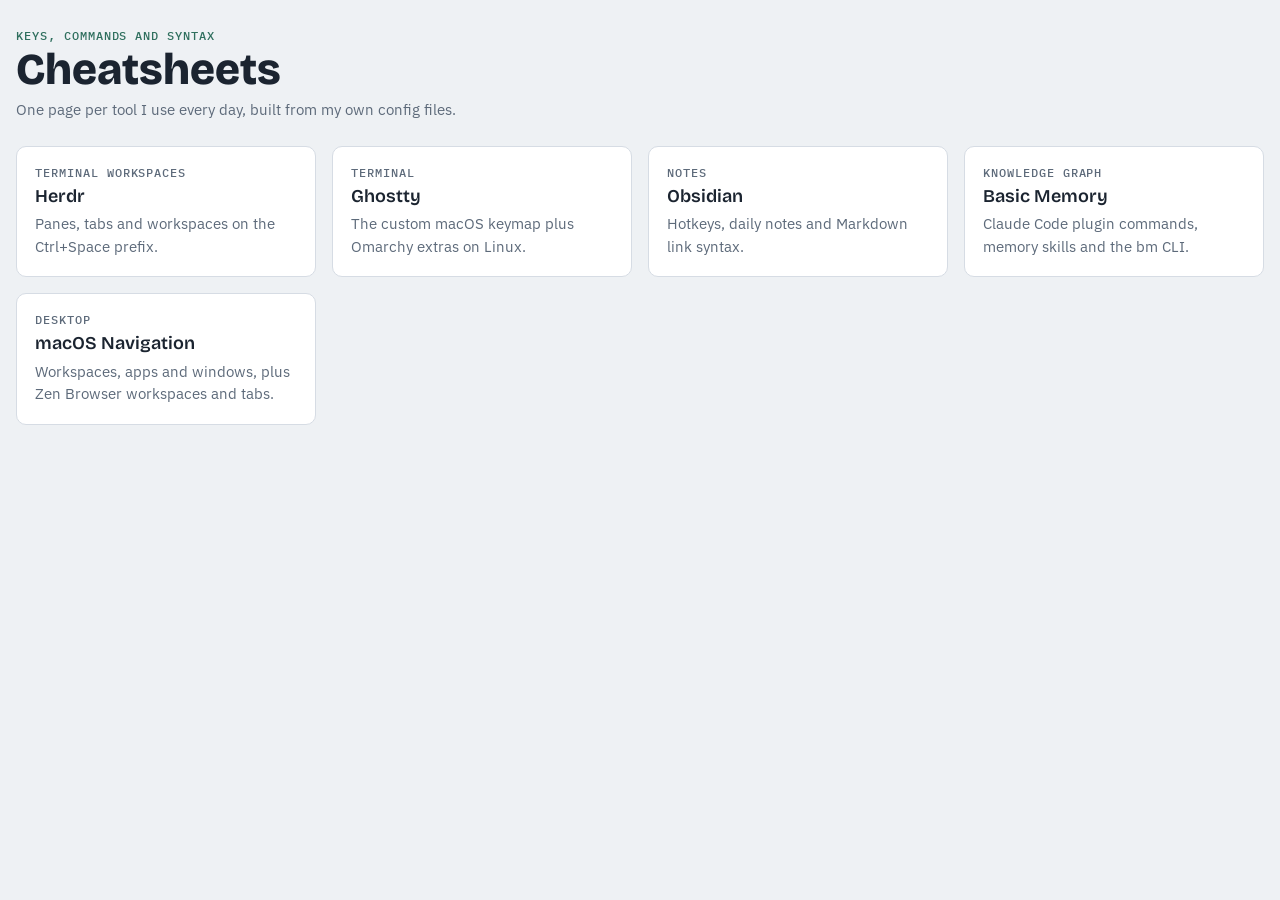
<file: docs/index.html>
<!doctype html>
<html lang="en">
<head>
<meta charset="utf-8">
<meta name="viewport" content="width=device-width, initial-scale=1, viewport-fit=cover">
<title>Gerrit's Cheatsheets</title>
<link rel="preconnect" href="https://fonts.googleapis.com">
<link rel="preconnect" href="https://fonts.gstatic.com" crossorigin>
<link rel="stylesheet" href="https://fonts.googleapis.com/css2?family=Bricolage+Grotesque:opsz,wght@12..96,600;12..96,800&family=IBM+Plex+Sans:wght@400;500&family=IBM+Plex+Mono:wght@500&display=swap">
<link rel="stylesheet" href="assets/sheet.css">
</head>
<body>
<div class="wrap">
  <header>
    <div>
      <p class="eyebrow">Keys, commands and syntax</p>
      <h1>Cheatsheets</h1>
      <p class="sub">One page per tool I use every day, built from my own config files.</p>
    </div>
  </header>
  <main class="sheets">
    <a class="sheet-link" href="herdr.html">
      <p class="eyebrow">Terminal workspaces</p>
      <h2>Herdr</h2>
      <p>Panes, tabs and workspaces on the Ctrl+Space prefix.</p>
    </a>
    <a class="sheet-link" href="ghostty.html">
      <p class="eyebrow">Terminal</p>
      <h2>Ghostty</h2>
      <p>The custom macOS keymap plus Omarchy extras on Linux.</p>
    </a>
    <a class="sheet-link" href="obsidian.html">
      <p class="eyebrow">Notes</p>
      <h2>Obsidian</h2>
      <p>Hotkeys, daily notes and Markdown link syntax.</p>
    </a>
    <a class="sheet-link" href="basic-memory.html">
      <p class="eyebrow">Knowledge graph</p>
      <h2>Basic Memory</h2>
      <p>Claude Code plugin commands, memory skills and the bm CLI.</p>
    </a>
    <a class="sheet-link" href="macos.html">
      <p class="eyebrow">Desktop</p>
      <h2>macOS Navigation</h2>
      <p>Workspaces, apps and windows, plus Zen Browser workspaces and tabs.</p>
    </a>
  </main>
</div>
</body>
</html>
</file>
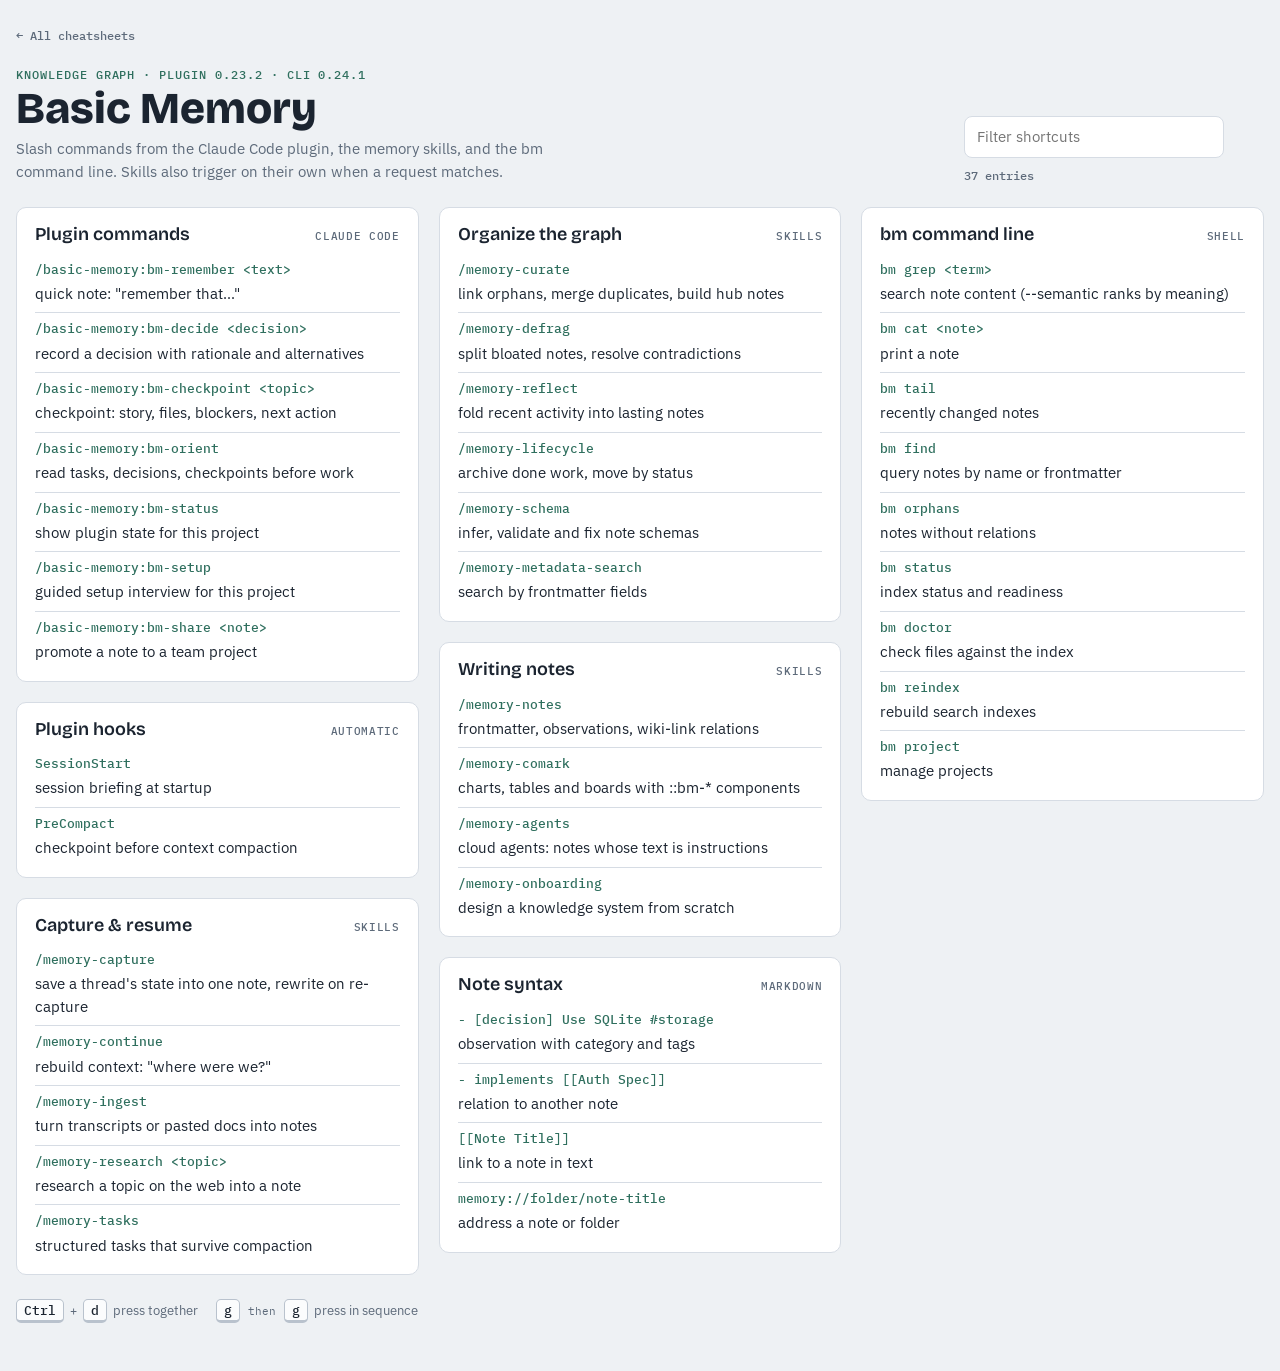
<file: docs/basic-memory.html>
<!doctype html>
<html lang="en">
<head>
<meta charset="utf-8">
<meta name="viewport" content="width=device-width, initial-scale=1, viewport-fit=cover">
<title>Basic Memory Cheatsheet</title>
<link rel="preconnect" href="https://fonts.googleapis.com">
<link rel="preconnect" href="https://fonts.gstatic.com" crossorigin>
<link rel="stylesheet" href="https://fonts.googleapis.com/css2?family=Bricolage+Grotesque:opsz,wght@12..96,600;12..96,800&family=IBM+Plex+Sans:wght@400;500&family=IBM+Plex+Mono:wght@500&display=swap">
<link rel="stylesheet" href="assets/sheet.css">
</head>
<body>
<script>
// Source: Claude Code plugin basic-memory 0.23.2 (~/.claude/plugins/cache/basicmachines-co/basic-memory),
// skills in ~/.claude/skills/memory-*, and `bm --help` (Basic Memory 0.24.1).
window.SHEET = {
  eyebrow: "Knowledge graph · plugin 0.23.2 · CLI 0.24.1",
  title: "Basic Memory",
  sub: "Slash commands from the Claude Code plugin, the memory skills, and the bm command line. Skills also trigger on their own when a request matches.",
  sections: [
    { title: "Plugin commands", tag: "claude code", items: [
      ["quick note: \"remember that…\"", "/basic-memory:bm-remember <text>", "cmd"],
      ["record a decision with rationale and alternatives", "/basic-memory:bm-decide <decision>", "cmd"],
      ["checkpoint: story, files, blockers, next action", "/basic-memory:bm-checkpoint <topic>", "cmd"],
      ["read tasks, decisions, checkpoints before work", "/basic-memory:bm-orient", "cmd"],
      ["show plugin state for this project", "/basic-memory:bm-status", "cmd"],
      ["guided setup interview for this project", "/basic-memory:bm-setup", "cmd"],
      ["promote a note to a team project", "/basic-memory:bm-share <note>", "cmd"],
    ]},
    { title: "Plugin hooks", tag: "automatic", items: [
      ["session briefing at startup", "SessionStart", "cmd"],
      ["checkpoint before context compaction", "PreCompact", "cmd"],
    ]},
    { title: "Capture & resume", tag: "skills", items: [
      ["save a thread's state into one note, rewrite on re-capture", "/memory-capture", "cmd"],
      ["rebuild context: \"where were we?\"", "/memory-continue", "cmd"],
      ["turn transcripts or pasted docs into notes", "/memory-ingest", "cmd"],
      ["research a topic on the web into a note", "/memory-research <topic>", "cmd"],
      ["structured tasks that survive compaction", "/memory-tasks", "cmd"],
    ]},
    { title: "Organize the graph", tag: "skills", items: [
      ["link orphans, merge duplicates, build hub notes", "/memory-curate", "cmd"],
      ["split bloated notes, resolve contradictions", "/memory-defrag", "cmd"],
      ["fold recent activity into lasting notes", "/memory-reflect", "cmd"],
      ["archive done work, move by status", "/memory-lifecycle", "cmd"],
      ["infer, validate and fix note schemas", "/memory-schema", "cmd"],
      ["search by frontmatter fields", "/memory-metadata-search", "cmd"],
    ]},
    { title: "Writing notes", tag: "skills", items: [
      ["frontmatter, observations, wiki-link relations", "/memory-notes", "cmd"],
      ["charts, tables and boards with ::bm-* components", "/memory-comark", "cmd"],
      ["cloud agents: notes whose text is instructions", "/memory-agents", "cmd"],
      ["design a knowledge system from scratch", "/memory-onboarding", "cmd"],
    ]},
    { title: "Note syntax", tag: "markdown", items: [
      ["observation with category and tags", "- [decision] Use SQLite #storage", "cmd"],
      ["relation to another note", "- implements [[Auth Spec]]", "cmd"],
      ["link to a note in text", "[[Note Title]]", "cmd"],
      ["address a note or folder", "memory://folder/note-title", "cmd"],
    ]},
    { title: "bm command line", tag: "shell", items: [
      ["search note content (--semantic ranks by meaning)", "bm grep <term>", "cmd"],
      ["print a note", "bm cat <note>", "cmd"],
      ["recently changed notes", "bm tail", "cmd"],
      ["query notes by name or frontmatter", "bm find", "cmd"],
      ["notes without relations", "bm orphans", "cmd"],
      ["index status and readiness", "bm status", "cmd"],
      ["check files against the index", "bm doctor", "cmd"],
      ["rebuild search indexes", "bm reindex", "cmd"],
      ["manage projects", "bm project", "cmd"],
    ]},
  ],
};
</script>
<script src="assets/sheet.js"></script>
</body>
</html>
</file>
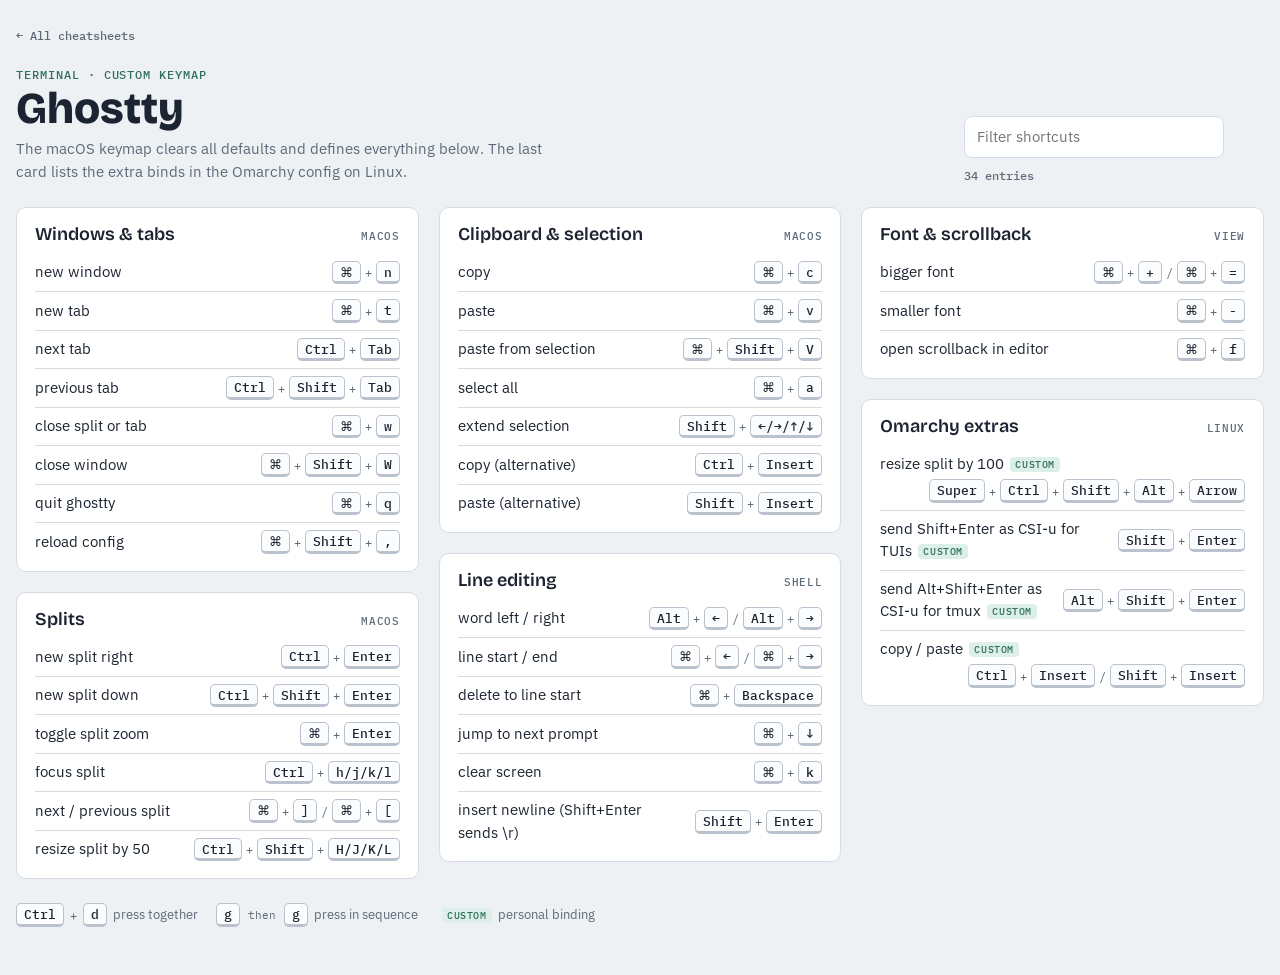
<file: docs/ghostty.html>
<!doctype html>
<html lang="en">
<head>
<meta charset="utf-8">
<meta name="viewport" content="width=device-width, initial-scale=1, viewport-fit=cover">
<title>Ghostty Cheatsheet</title>
<link rel="preconnect" href="https://fonts.googleapis.com">
<link rel="preconnect" href="https://fonts.gstatic.com" crossorigin>
<link rel="stylesheet" href="https://fonts.googleapis.com/css2?family=Bricolage+Grotesque:opsz,wght@12..96,600;12..96,800&family=IBM+Plex+Sans:wght@400;500&family=IBM+Plex+Mono:wght@500&display=swap">
<link rel="stylesheet" href="assets/sheet.css">
</head>
<body>
<script>
// Source: dotfiles/.config/ghostty/keybindings (macOS, starts with keybind = clear)
// and ~/.config/ghostty/config (Omarchy, Linux).
window.SHEET = {
  eyebrow: "Terminal · custom keymap",
  title: "Ghostty",
  sub: "The macOS keymap clears all defaults and defines everything below. The last card lists the extra binds in the Omarchy config on Linux.",
  sections: [
    { title: "Windows & tabs", tag: "macOS", items: [
      ["new window", "⌘+n"],
      ["new tab", "⌘+t"],
      ["next tab", "Ctrl+Tab"],
      ["previous tab", "Ctrl+Shift+Tab"],
      ["close split or tab", "⌘+w"],
      ["close window", "⌘+Shift+W"],
      ["quit ghostty", "⌘+q"],
      ["reload config", "⌘+Shift+,"],
    ]},
    { title: "Splits", tag: "macOS", items: [
      ["new split right", "Ctrl+Enter"],
      ["new split down", "Ctrl+Shift+Enter"],
      ["toggle split zoom", "⌘+Enter"],
      ["focus split", "Ctrl+h/j/k/l"],
      ["next / previous split", "⌘+] ⌘+[", "or"],
      ["resize split by 50", "Ctrl+Shift+H/J/K/L"],
    ]},
    { title: "Clipboard & selection", tag: "macOS", items: [
      ["copy", "⌘+c"],
      ["paste", "⌘+v"],
      ["paste from selection", "⌘+Shift+V"],
      ["select all", "⌘+a"],
      ["extend selection", "Shift+←/→/↑/↓"],
      ["copy (alternative)", "Ctrl+Insert"],
      ["paste (alternative)", "Shift+Insert"],
    ]},
    { title: "Line editing", tag: "shell", items: [
      ["word left / right", "Alt+← Alt+→", "or"],
      ["line start / end", "⌘+← ⌘+→", "or"],
      ["delete to line start", "⌘+Backspace"],
      ["jump to next prompt", "⌘+↓"],
      ["clear screen", "⌘+k"],
      ["insert newline (Shift+Enter sends \\r)", "Shift+Enter"],
    ]},
    { title: "Font & scrollback", tag: "view", items: [
      ["bigger font", "⌘+Plus ⌘+=", "or"],
      ["smaller font", "⌘+-"],
      ["open scrollback in editor", "⌘+f"],
    ]},
    { title: "Omarchy extras", tag: "linux", items: [
      ["resize split by 100 (custom)", "Super+Ctrl+Shift+Alt+Arrow"],
      ["send Shift+Enter as CSI-u for TUIs (custom)", "Shift+Enter"],
      ["send Alt+Shift+Enter as CSI-u for tmux (custom)", "Alt+Shift+Enter"],
      ["copy / paste (custom)", "Ctrl+Insert Shift+Insert", "or"],
    ]},
  ],
};
</script>
<script src="assets/sheet.js"></script>
</body>
</html>
</file>
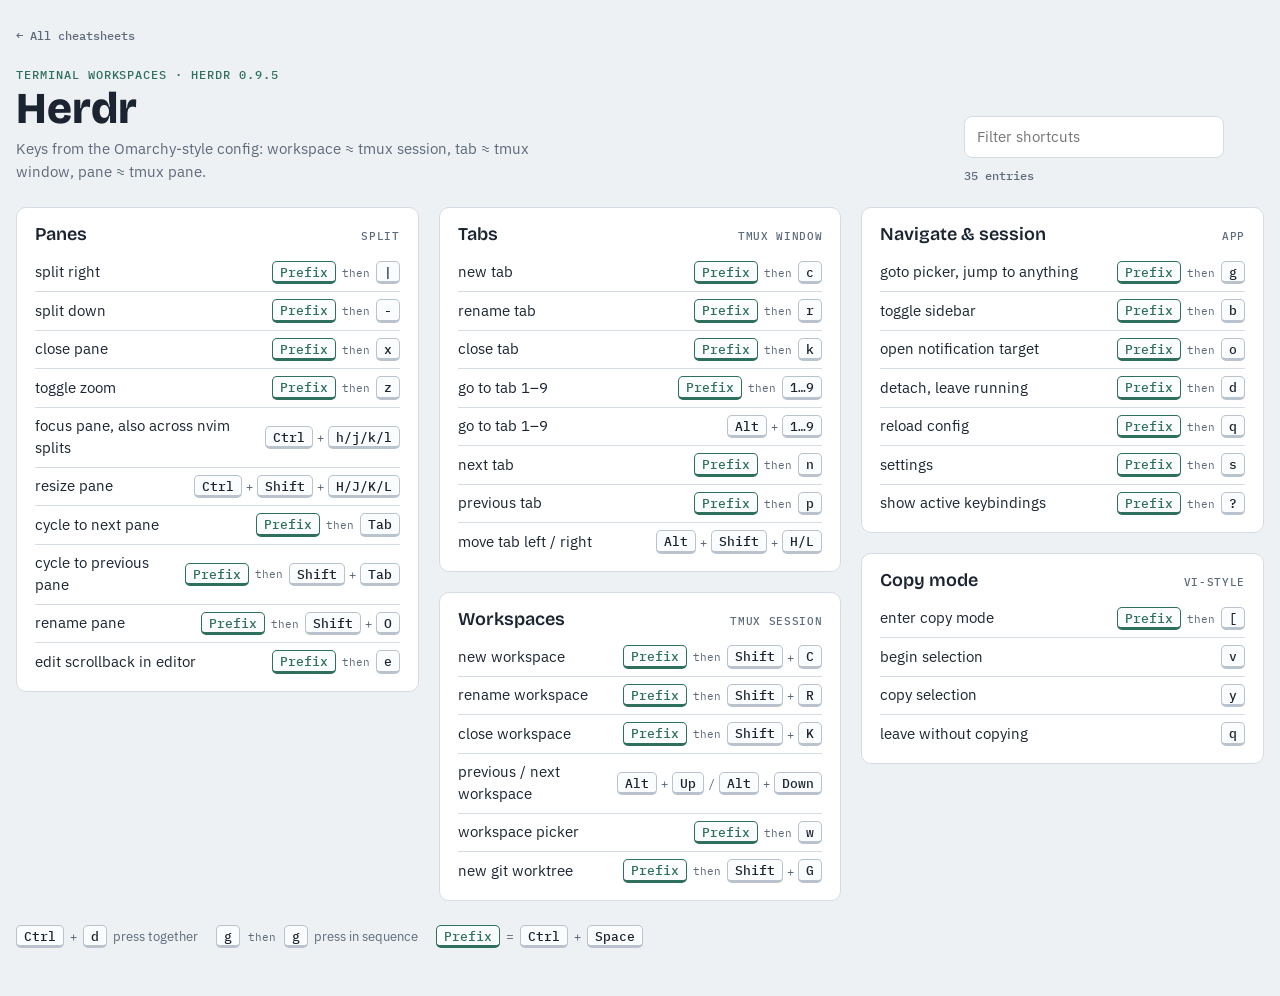
<file: docs/herdr.html>
<!doctype html>
<html lang="en">
<head>
<meta charset="utf-8">
<meta name="viewport" content="width=device-width, initial-scale=1, viewport-fit=cover">
<title>Herdr Cheatsheet</title>
<link rel="preconnect" href="https://fonts.googleapis.com">
<link rel="preconnect" href="https://fonts.gstatic.com" crossorigin>
<link rel="stylesheet" href="https://fonts.googleapis.com/css2?family=Bricolage+Grotesque:opsz,wght@12..96,600;12..96,800&family=IBM+Plex+Sans:wght@400;500&family=IBM+Plex+Mono:wght@500&display=swap">
<link rel="stylesheet" href="assets/sheet.css">
</head>
<body>
<script>
// Source: ~/.config/herdr/config.toml (mirrors the Omarchy tmux config) + herdr 0.9.5 defaults.
window.SHEET = {
  eyebrow: "Terminal workspaces · herdr 0.9.5",
  title: "Herdr",
  sub: "Keys from the Omarchy-style config: workspace ≈ tmux session, tab ≈ tmux window, pane ≈ tmux pane.",
  prefix: "Ctrl+Space",
  sections: [
    { title: "Panes", tag: "split", items: [
      ["split right", "Prefix |"],
      ["split down", "Prefix -"],
      ["close pane", "Prefix x"],
      ["toggle zoom", "Prefix z"],
      ["focus pane, also across nvim splits", "Ctrl+h/j/k/l"],
      ["resize pane", "Ctrl+Shift+H/J/K/L"],
      ["cycle to next pane", "Prefix Tab"],
      ["cycle to previous pane", "Prefix Shift+Tab"],
      ["rename pane", "Prefix Shift+O"],
      ["edit scrollback in editor", "Prefix e"],
    ]},
    { title: "Tabs", tag: "tmux window", items: [
      ["new tab", "Prefix c"],
      ["rename tab", "Prefix r"],
      ["close tab", "Prefix k"],
      ["go to tab 1–9", "Prefix 1…9"],
      ["go to tab 1–9", "Alt+1…9"],
      ["next tab", "Prefix n"],
      ["previous tab", "Prefix p"],
      ["move tab left / right", "Alt+Shift+H/L"],
    ]},
    { title: "Workspaces", tag: "tmux session", items: [
      ["new workspace", "Prefix Shift+C"],
      ["rename workspace", "Prefix Shift+R"],
      ["close workspace", "Prefix Shift+K"],
      ["previous / next workspace", "Alt+Up Alt+Down", "or"],
      ["workspace picker", "Prefix w"],
      ["new git worktree", "Prefix Shift+G"],
    ]},
    { title: "Navigate & session", tag: "app", items: [
      ["goto picker, jump to anything", "Prefix g"],
      ["toggle sidebar", "Prefix b"],
      ["open notification target", "Prefix o"],
      ["detach, leave running", "Prefix d"],
      ["reload config", "Prefix q"],
      ["settings", "Prefix s"],
      ["show active keybindings", "Prefix ?"],
    ]},
    { title: "Copy mode", tag: "vi-style", items: [
      ["enter copy mode", "Prefix ["],
      ["begin selection", "v"],
      ["copy selection", "y"],
      ["leave without copying", "q"],
    ]},
  ],
};
</script>
<script src="assets/sheet.js"></script>
</body>
</html>
</file>
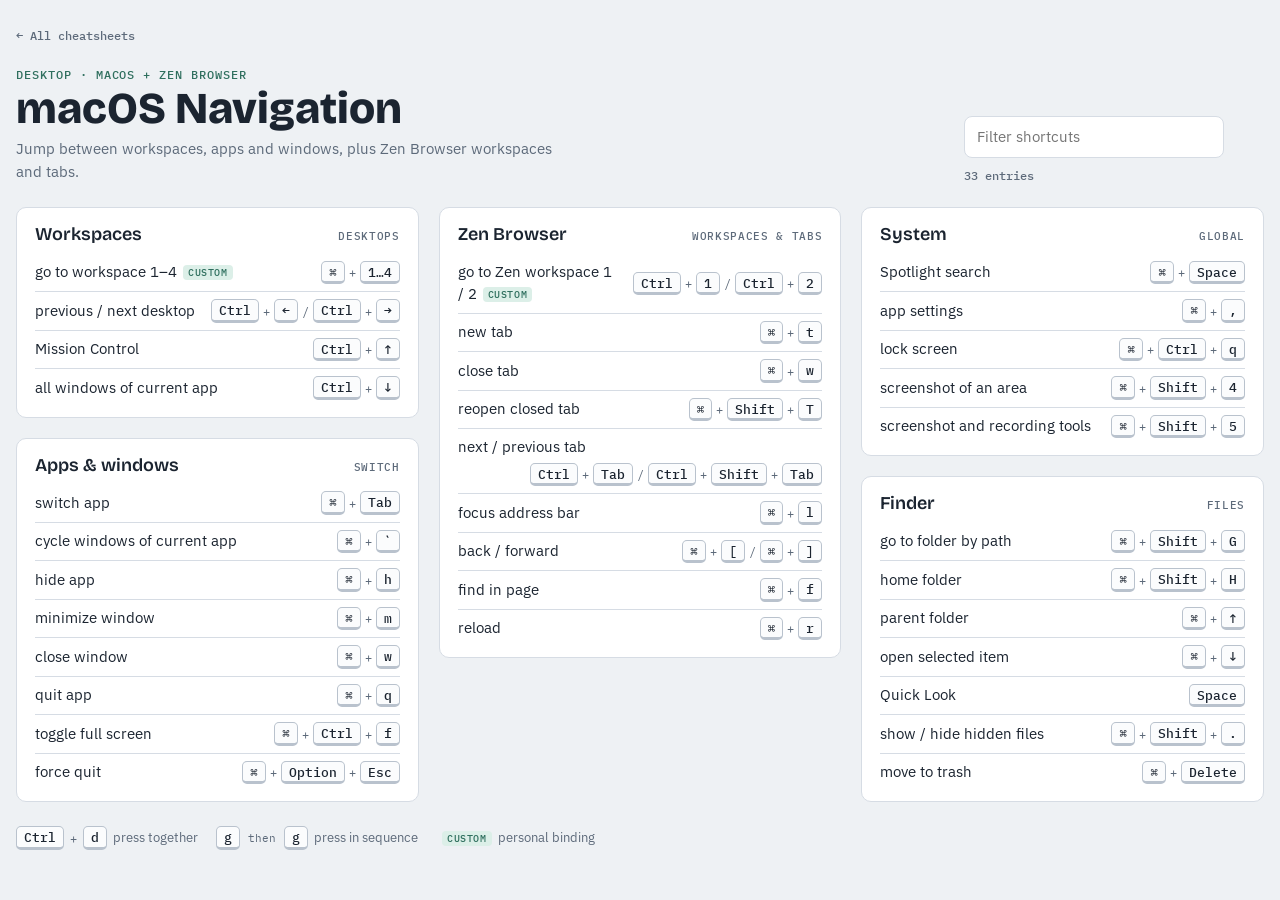
<file: docs/macos.html>
<!doctype html>
<html lang="en">
<head>
<meta charset="utf-8">
<meta name="viewport" content="width=device-width, initial-scale=1, viewport-fit=cover">
<title>macOS Navigation Cheatsheet</title>
<link rel="preconnect" href="https://fonts.googleapis.com">
<link rel="preconnect" href="https://fonts.gstatic.com" crossorigin>
<link rel="stylesheet" href="https://fonts.googleapis.com/css2?family=Bricolage+Grotesque:opsz,wght@12..96,600;12..96,800&family=IBM+Plex+Sans:wght@400;500&family=IBM+Plex+Mono:wght@500&display=swap">
<link rel="stylesheet" href="assets/sheet.css">
</head>
<body>
<script>
// Source: custom bindings as described by Gerrit (workspaces ⌘+1…4, Zen workspaces Ctrl+1/2)
// + macOS and Zen Browser (Firefox-based) defaults. No macOS window manager config in dotfiles.
window.SHEET = {
  eyebrow: "Desktop · macOS + Zen Browser",
  title: "macOS Navigation",
  sub: "Jump between workspaces, apps and windows, plus Zen Browser workspaces and tabs.",
  sections: [
    { title: "Workspaces", tag: "desktops", items: [
      ["go to workspace 1–4 (custom)", "⌘+1…4"],
      ["previous / next desktop", "Ctrl+← Ctrl+→", "or"],
      ["Mission Control", "Ctrl+↑"],
      ["all windows of current app", "Ctrl+↓"],
    ]},
    { title: "Apps & windows", tag: "switch", items: [
      ["switch app", "⌘+Tab"],
      ["cycle windows of current app", "⌘+`"],
      ["hide app", "⌘+h"],
      ["minimize window", "⌘+m"],
      ["close window", "⌘+w"],
      ["quit app", "⌘+q"],
      ["toggle full screen", "⌘+Ctrl+f"],
      ["force quit", "⌘+Option+Esc"],
    ]},
    { title: "Zen Browser", tag: "workspaces & tabs", items: [
      ["go to Zen workspace 1 / 2 (custom)", "Ctrl+1 Ctrl+2", "or"],
      ["new tab", "⌘+t"],
      ["close tab", "⌘+w"],
      ["reopen closed tab", "⌘+Shift+T"],
      ["next / previous tab", "Ctrl+Tab Ctrl+Shift+Tab", "or"],
      ["focus address bar", "⌘+l"],
      ["back / forward", "⌘+[ ⌘+]", "or"],
      ["find in page", "⌘+f"],
      ["reload", "⌘+r"],
    ]},
    { title: "System", tag: "global", items: [
      ["Spotlight search", "⌘+Space"],
      ["app settings", "⌘+,"],
      ["lock screen", "⌘+Ctrl+q"],
      ["screenshot of an area", "⌘+Shift+4"],
      ["screenshot and recording tools", "⌘+Shift+5"],
    ]},
    { title: "Finder", tag: "files", items: [
      ["go to folder by path", "⌘+Shift+G"],
      ["home folder", "⌘+Shift+H"],
      ["parent folder", "⌘+↑"],
      ["open selected item", "⌘+↓"],
      ["Quick Look", "Space"],
      ["show / hide hidden files", "⌘+Shift+."],
      ["move to trash", "⌘+Delete"],
    ]},
  ],
};
</script>
<script src="assets/sheet.js"></script>
</body>
</html>
</file>
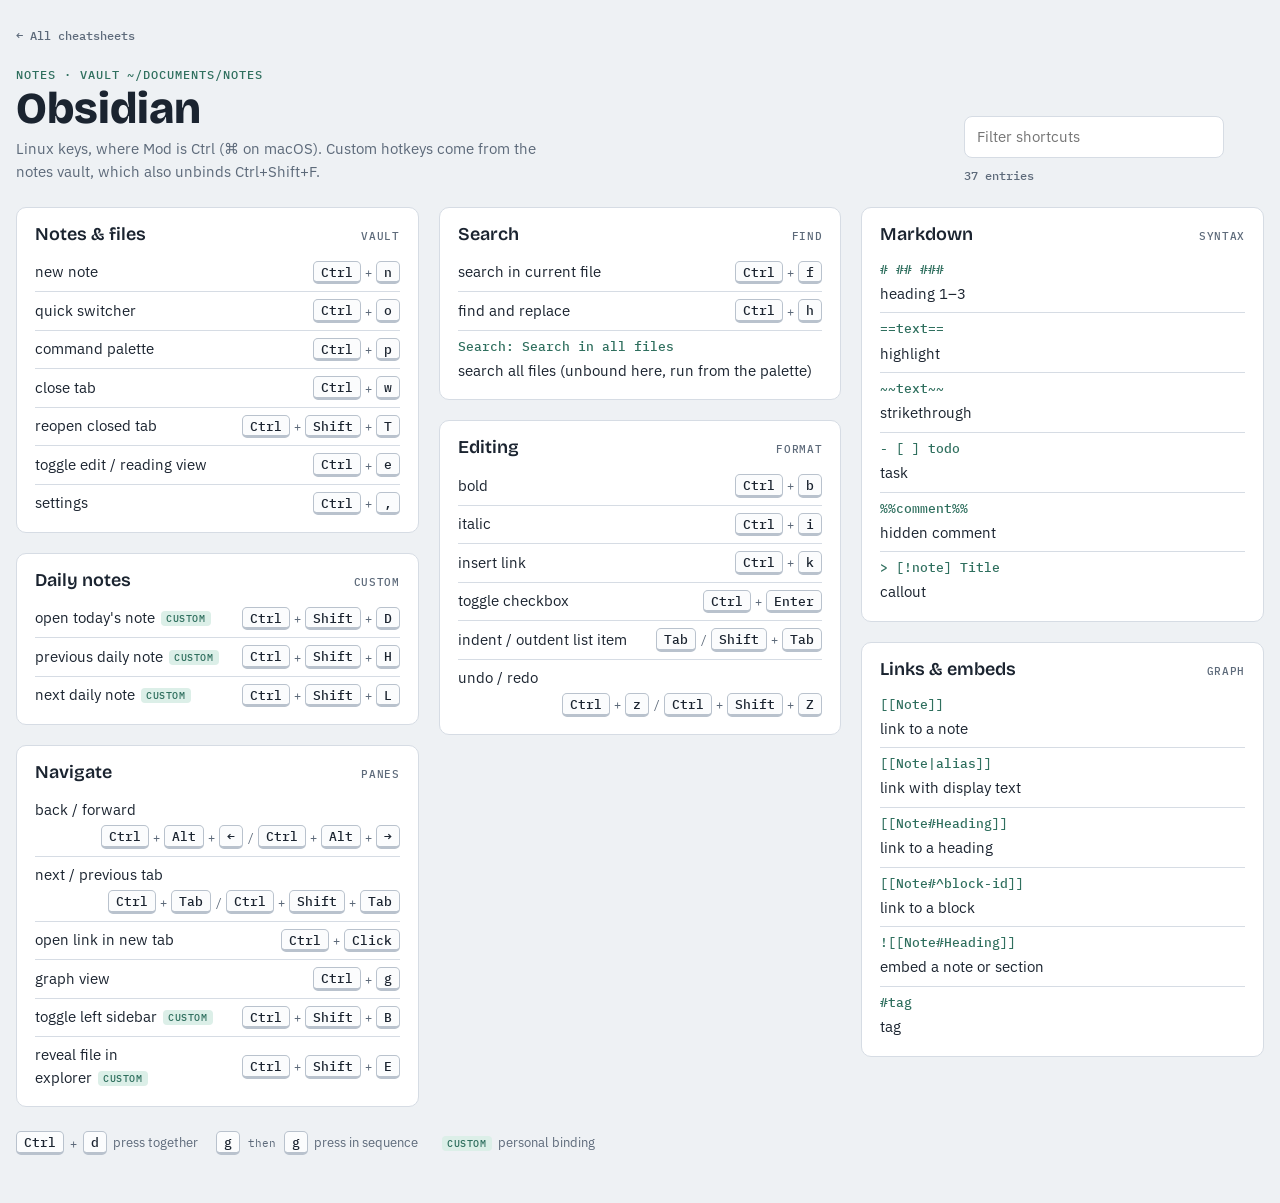
<file: docs/obsidian.html>
<!doctype html>
<html lang="en">
<head>
<meta charset="utf-8">
<meta name="viewport" content="width=device-width, initial-scale=1, viewport-fit=cover">
<title>Obsidian Cheatsheet</title>
<link rel="preconnect" href="https://fonts.googleapis.com">
<link rel="preconnect" href="https://fonts.gstatic.com" crossorigin>
<link rel="stylesheet" href="https://fonts.googleapis.com/css2?family=Bricolage+Grotesque:opsz,wght@12..96,600;12..96,800&family=IBM+Plex+Sans:wght@400;500&family=IBM+Plex+Mono:wght@500&display=swap">
<link rel="stylesheet" href="assets/sheet.css">
</head>
<body>
<script>
// Source: Obsidian defaults (Linux, Mod = Ctrl) + ~/Documents/notes/.obsidian/hotkeys.json.
window.SHEET = {
  eyebrow: "Notes · vault ~/Documents/notes",
  title: "Obsidian",
  sub: "Linux keys, where Mod is Ctrl (⌘ on macOS). Custom hotkeys come from the notes vault, which also unbinds Ctrl+Shift+F.",
  sections: [
    { title: "Notes & files", tag: "vault", items: [
      ["new note", "Ctrl+n"],
      ["quick switcher", "Ctrl+o"],
      ["command palette", "Ctrl+p"],
      ["close tab", "Ctrl+w"],
      ["reopen closed tab", "Ctrl+Shift+T"],
      ["toggle edit / reading view", "Ctrl+e"],
      ["settings", "Ctrl+,"],
    ]},
    { title: "Daily notes", tag: "custom", items: [
      ["open today's note (custom)", "Ctrl+Shift+D"],
      ["previous daily note (custom)", "Ctrl+Shift+H"],
      ["next daily note (custom)", "Ctrl+Shift+L"],
    ]},
    { title: "Navigate", tag: "panes", items: [
      ["back / forward", "Ctrl+Alt+← Ctrl+Alt+→", "or"],
      ["next / previous tab", "Ctrl+Tab Ctrl+Shift+Tab", "or"],
      ["open link in new tab", "Ctrl+Click"],
      ["graph view", "Ctrl+g"],
      ["toggle left sidebar (custom)", "Ctrl+Shift+B"],
      ["reveal file in explorer (custom)", "Ctrl+Shift+E"],
    ]},
    { title: "Search", tag: "find", items: [
      ["search in current file", "Ctrl+f"],
      ["find and replace", "Ctrl+h"],
      ["search all files (unbound here, run from the palette)", "Search: Search in all files", "cmd"],
    ]},
    { title: "Editing", tag: "format", items: [
      ["bold", "Ctrl+b"],
      ["italic", "Ctrl+i"],
      ["insert link", "Ctrl+k"],
      ["toggle checkbox", "Ctrl+Enter"],
      ["indent / outdent list item", "Tab Shift+Tab", "or"],
      ["undo / redo", "Ctrl+z Ctrl+Shift+Z", "or"],
    ]},
    { title: "Markdown", tag: "syntax", items: [
      ["heading 1–3", "# ## ###", "cmd"],
      ["highlight", "==text==", "cmd"],
      ["strikethrough", "~~text~~", "cmd"],
      ["task", "- [ ] todo", "cmd"],
      ["hidden comment", "%%comment%%", "cmd"],
      ["callout", "> [!note] Title", "cmd"],
    ]},
    { title: "Links & embeds", tag: "graph", items: [
      ["link to a note", "[[Note]]", "cmd"],
      ["link with display text", "[[Note|alias]]", "cmd"],
      ["link to a heading", "[[Note#Heading]]", "cmd"],
      ["link to a block", "[[Note#^block-id]]", "cmd"],
      ["embed a note or section", "![[Note#Heading]]", "cmd"],
      ["tag", "#tag", "cmd"],
    ]},
  ],
};
</script>
<script src="assets/sheet.js"></script>
</body>
</html>
</file>
<file: docs/assets/sheet.css>
/* Shared styles for every cheatsheet and the index.
   Layout: one header band, then flowing CSS columns of section cards; keys drawn as physical keycaps. */
:root {
  --bg: #eef1f4;
  --surface: #ffffff;
  --fg: #1b2430;
  --muted: #5d6a7a;
  --line: #d6dce4;
  --accent: #2f6f5e;
  --accent-soft: #dcefe8;
  --cap: #fbfcfd;
  --cap-edge: #b9c2cd;
  --cap-fg: #1b2430;
  --hit: #fff2b8;
  --font-display: "Bricolage Grotesque", "Segoe UI", system-ui, sans-serif;
  --font-body: "IBM Plex Sans", "Segoe UI", system-ui, sans-serif;
  --font-key: "IBM Plex Mono", ui-monospace, "SFMono-Regular", Menlo, monospace;
  color-scheme: light;
}
@media (prefers-color-scheme: dark) {
  :root:not([data-theme="light"]) {
    --bg: #12171d; --surface: #1a2129; --fg: #e3e8ee; --muted: #8e9aa8; --line: #2a333e;
    --accent: #6cc3a8; --accent-soft: #1f3a33; --cap: #252e38; --cap-edge: #0b0f13; --cap-fg: #e3e8ee; --hit: #4a4220;
    color-scheme: dark;
  }
}
:root[data-theme="dark"] {
  --bg: #12171d; --surface: #1a2129; --fg: #e3e8ee; --muted: #8e9aa8; --line: #2a333e;
  --accent: #6cc3a8; --accent-soft: #1f3a33; --cap: #252e38; --cap-edge: #0b0f13; --cap-fg: #e3e8ee; --hit: #4a4220;
  color-scheme: dark;
}

*, *::before, *::after { box-sizing: border-box; }
[hidden] { display: none !important; }

body {
  margin: 0;
  background: var(--bg);
  color: var(--fg);
  font: 15px/1.5 var(--font-body);
}
a { color: var(--accent); }
a:focus-visible, .search:focus-visible { outline: 2px solid var(--accent); outline-offset: 2px; border-radius: 4px; }

.wrap {
  max-width: 1400px;
  margin: 0 auto;
  padding-block: 28px 48px;
  padding-left: max(16px, env(safe-area-inset-left, 0px));
  padding-right: max(16px, env(safe-area-inset-right, 0px));
  display: grid;
  gap: 24px;
}

.back { font: 500 12px var(--font-key); text-decoration: none; color: var(--muted); }
.back:hover { color: var(--accent); }

header { display: flex; flex-wrap: wrap; align-items: end; justify-content: space-between; gap: 16px; }
.eyebrow {
  font: 500 12px var(--font-key);
  letter-spacing: .08em;
  text-transform: uppercase;
  color: var(--accent);
  margin: 0 0 4px;
}
h1 {
  font: 800 clamp(30px, 5vw, 44px)/1.05 var(--font-display);
  margin: 0;
  text-wrap: balance;
}
.sub { margin: 6px 0 0; color: var(--muted); max-width: 60ch; }

.tools { display: flex; gap: 10px; align-items: center; flex-wrap: wrap; }
.search {
  font: inherit;
  color: var(--fg);
  background: var(--surface);
  border: 1px solid var(--line);
  border-radius: 8px;
  padding: 9px 12px;
  width: min(260px, 100%);
}
.count { font: 500 12px var(--font-key); color: var(--muted); font-variant-numeric: tabular-nums; }

.grid { columns: 300px; column-gap: 20px; }
section {
  break-inside: avoid;
  background: var(--surface);
  border: 1px solid var(--line);
  border-radius: 10px;
  padding: 16px 18px 10px;
  margin-bottom: 20px;
}
h2 {
  font: 600 18px/1.2 var(--font-display);
  margin: 0 0 8px;
  display: flex;
  justify-content: space-between;
  align-items: baseline;
  gap: 8px;
}
h2 small { font: 500 11px var(--font-key); color: var(--muted); letter-spacing: .06em; text-transform: uppercase; white-space: nowrap; }

dl { margin: 0; }
/* Label and keys share a line; long key groups wrap below the label instead of squeezing it. */
.row {
  display: flex;
  flex-wrap: wrap;
  gap: 4px 12px;
  align-items: center;
  padding: 7px 0;
  border-top: 1px solid var(--line);
}
.row:first-child { border-top: 0; }
dt { flex: 1 1 9em; min-width: 0; }
dd { margin: 0 0 0 auto; display: flex; flex-wrap: wrap; gap: 4px; align-items: center; justify-content: end; min-width: 0; max-width: 100%; }
.row.cmd { flex-direction: column; align-items: stretch; }
.row.cmd dt { flex: none; }
.row.cmd dd { margin: 0; justify-content: start; order: -1; }
mark { background: var(--hit); color: inherit; border-radius: 2px; }

.badge {
  font: 500 10px var(--font-key);
  letter-spacing: .06em;
  text-transform: uppercase;
  color: var(--accent);
  background: var(--accent-soft);
  border-radius: 4px;
  padding: 1px 5px;
  margin-left: 6px;
  vertical-align: 1px;
  white-space: nowrap;
}

kbd {
  font: 500 12.5px/1 var(--font-key);
  color: var(--cap-fg);
  background: var(--cap);
  border: 1px solid var(--cap-edge);
  border-bottom-width: 3px;
  border-radius: 5px;
  padding: 4px 7px 3px;
  min-width: 1.6em;
  text-align: center;
  white-space: nowrap;
}
kbd.prefix { color: var(--accent); border-color: var(--accent); }
code.cmd {
  font: 500 13px/1.4 var(--font-key);
  color: var(--accent);
  overflow-wrap: anywhere;
}
.join { color: var(--muted); font: 12px var(--font-key); }
.then { color: var(--muted); font: 11px var(--font-key); padding: 0 2px; }

.legend { display: flex; flex-wrap: wrap; gap: 8px 18px; color: var(--muted); font-size: 13px; }
.legend > span { display: inline-flex; align-items: center; gap: 6px; flex-wrap: wrap; }
.empty { color: var(--muted); margin: 0; }

/* Index page */
.sheets { display: grid; grid-template-columns: repeat(auto-fill, minmax(260px, 1fr)); gap: 16px; }
.sheet-link {
  display: grid;
  gap: 6px;
  background: var(--surface);
  border: 1px solid var(--line);
  border-radius: 10px;
  padding: 18px;
  color: inherit;
  text-decoration: none;
}
.sheet-link:hover { border-color: var(--accent); }
.sheet-link h2 { margin: 0; }
.sheet-link p { margin: 0; color: var(--muted); }
.sheet-link .eyebrow { margin: 0; }
</file>
